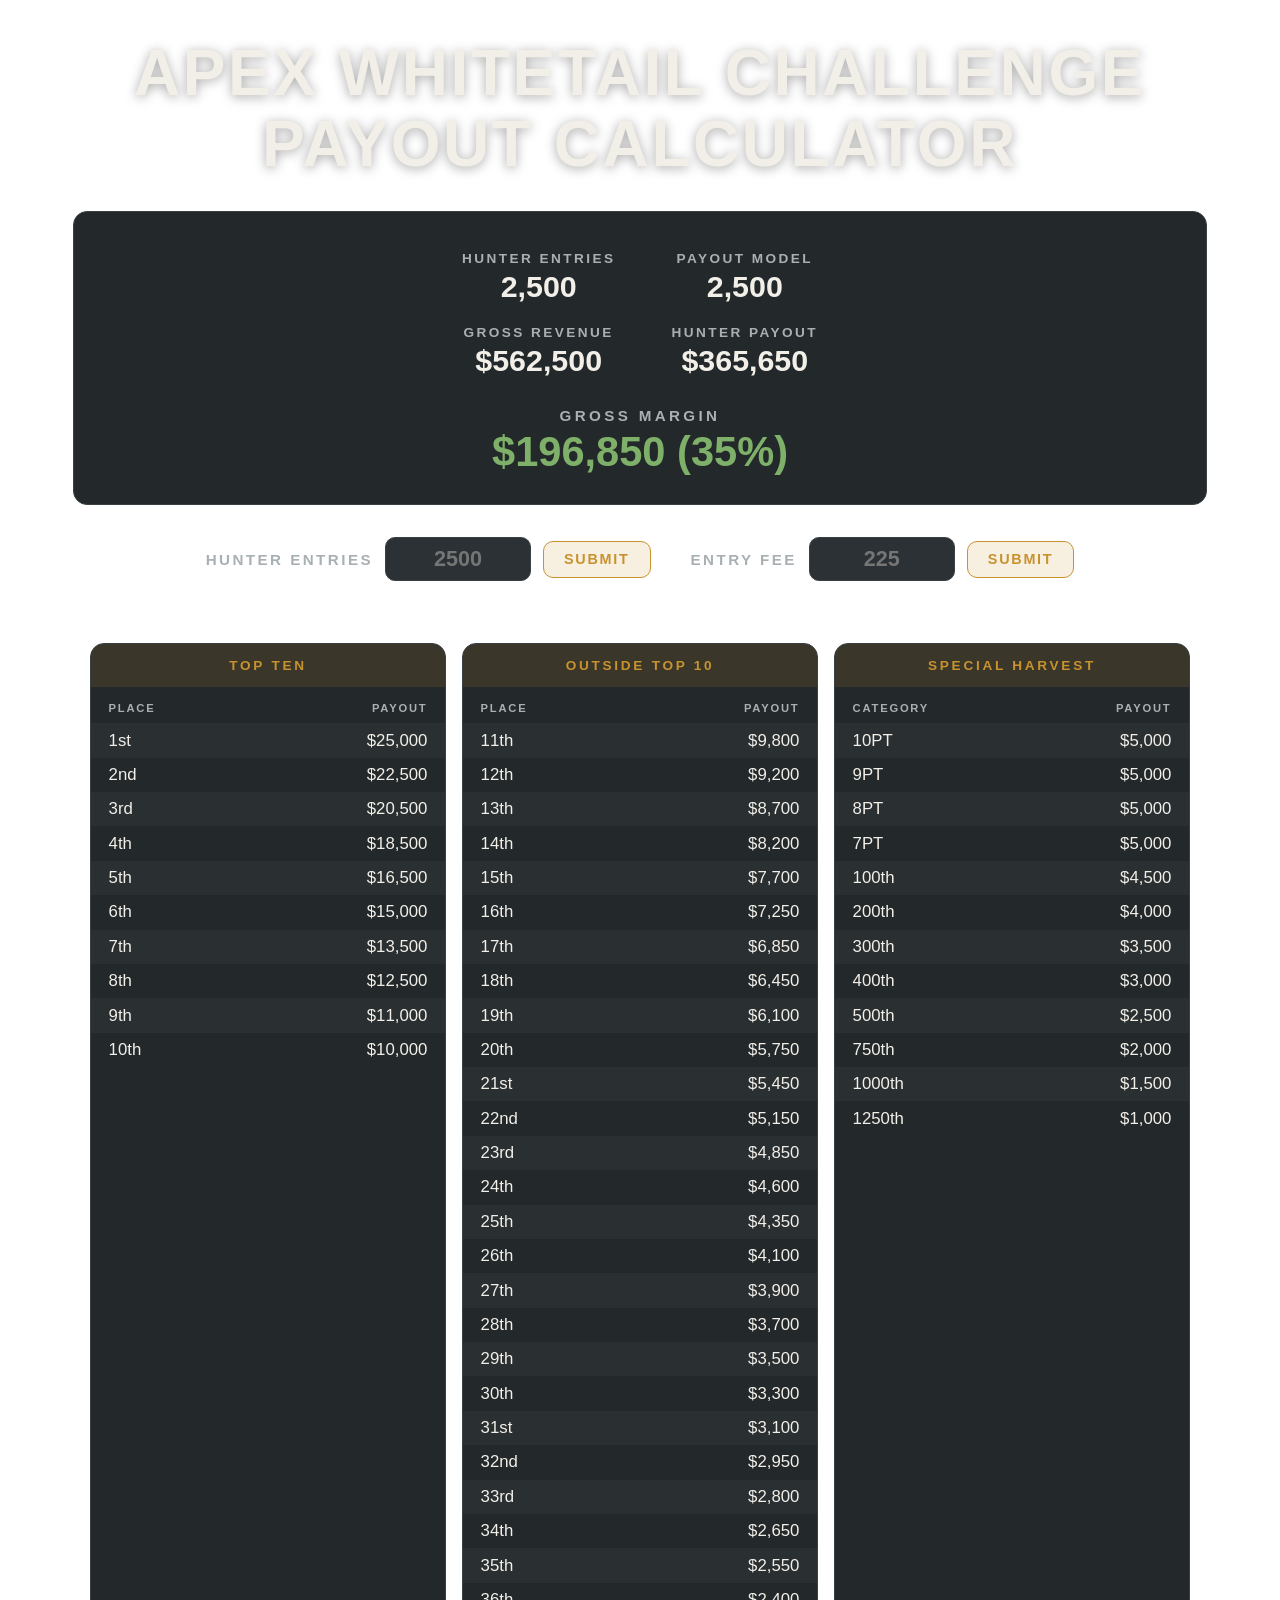
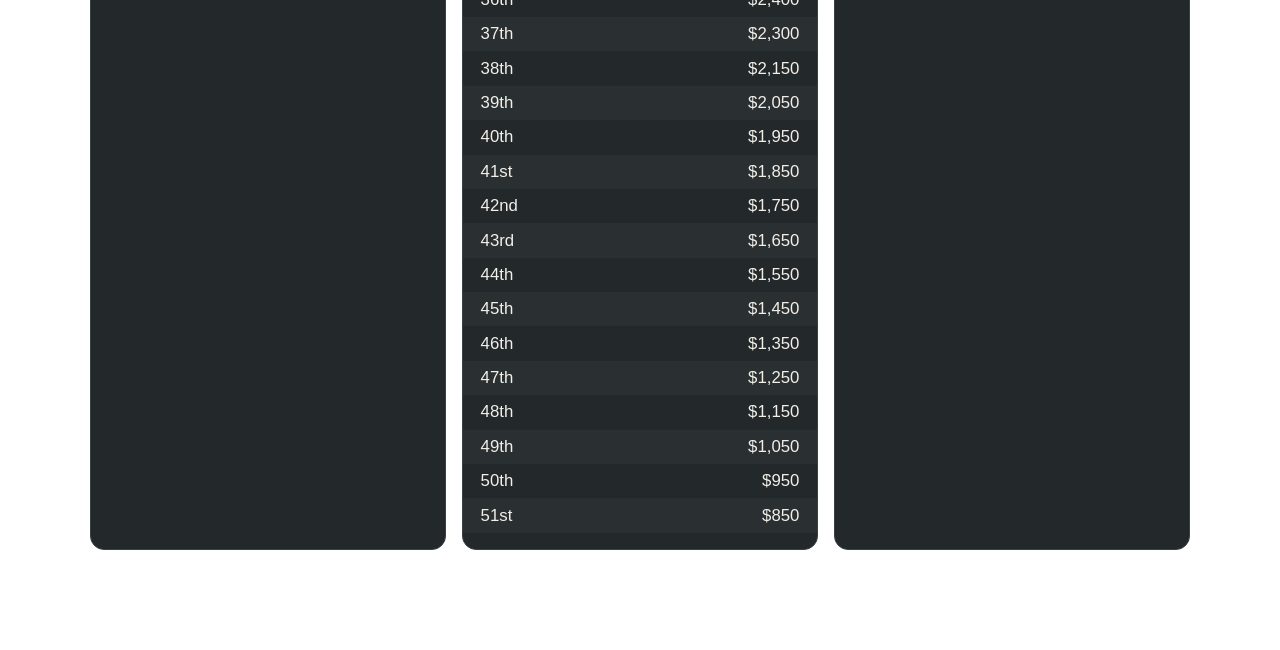
<file: index.html>
<!DOCTYPE html>
<html lang="en">
<head>
    <meta charset="UTF-8">
    <meta name="viewport" content="width=device-width, initial-scale=1.0">
    <title>Apex Whitetail Payout Calculator</title>
    <link rel="stylesheet" href="turkeyCalcV2.css">
</head>
<body>
    <h1>APEX Whitetail Challenge<br>
    Payout Calculator</h1>

    <div class="payout-info-container">
        <div class="payout-info">
            <table id="payout-nums">
                <thead>
                    <tr>
                        <th>Hunter Entries</th>
                        <th>Payout Model</th>
                    </tr>
                    <tr>
                        <td>2,500</td>
                        <td>2,500</td>
                    </tr>
                    <tr>
                        <th>Gross Revenue</th>
                        <th>Hunter Payout</th>
                    </tr>
                    <tr>
                        <td>$562,500</td>
                        <td>$365,650</td>
                    </tr>
                </thead>
            </table>

            <h3>Gross Margin</h3>
            <h4 id="gross-margin">$196,850 (35%)</h4>
        </div>
    </div>

    <div class="controls">
        <form id="hunter-entries" action="submit">
            <label for="hunter-entries-input">HUNTER ENTRIES</label>
            <input type="text" inputmode="numeric" placeholder="2500" id="hunter-entries-input">
            <button>Submit</button>
        </form>

        <form id="entry-fee" action="submit">
            <label for="entry-fee-input">ENTRY FEE</label>
            <input type="text" inputmode="numeric" placeholder="225" id="entry-fee-input">
            <button>Submit</button>
        </form>
    </div>

    <p id="input-error" class="input-error" role="status" aria-live="polite"></p>

    <div class="row-container">
        <div id="row">
            <div class="leaderboard">
                <p class="leaderboard-heading">TOP TEN</p>
                <table class="leaderboard-table" id="top-ten">
                    <thead>
                        <tr>
                            <th>Place</th>
                            <th>Payout</th>
                        </tr>
                    </thead>
                    <!-- Rows are rendered by whitetailCalcV4.js -->
                    <tbody></tbody>
                </table>
            </div>

            <div class="leaderboard">
                <p class="leaderboard-heading">OUTSIDE TOP 10</p>
                <table class="leaderboard-table" id="outside-top-ten">
                    <thead>
                        <tr>
                            <th>Place</th>
                            <th>Payout</th>
                        </tr>
                    </thead>
                    <tbody></tbody>
                </table>
            </div>

            <div class="leaderboard">
                <p class="leaderboard-heading">SPECIAL HARVEST</p>
                <table class="leaderboard-table" id="special-harvest">
                    <thead>
                        <tr>
                            <th>Category</th>
                            <th>Payout</th>
                        </tr>
                    </thead>
                    <tbody></tbody>
                </table>
            </div>
        </div>
    </div>

    <script src="payoutConfig.js"></script>
    <script src="whitetailCalcV4.js"></script>
</body>
</html>
</file>
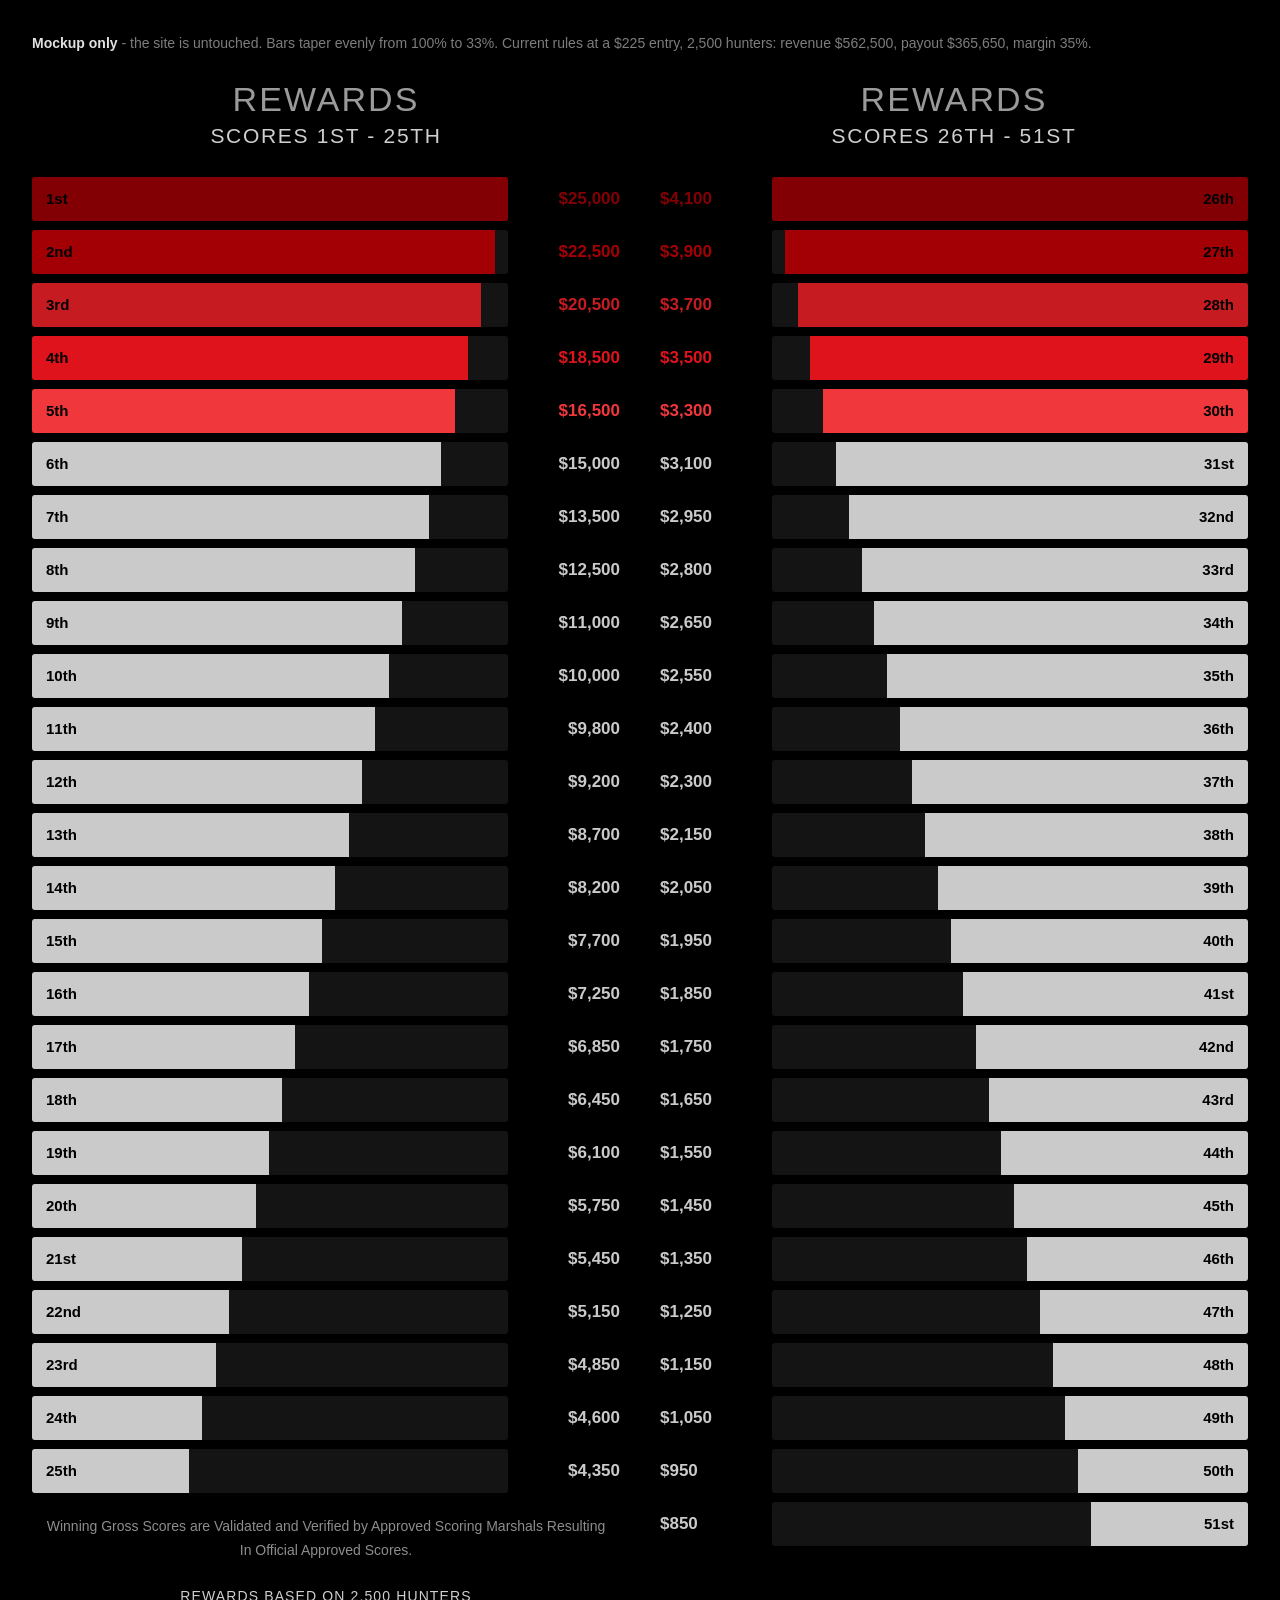
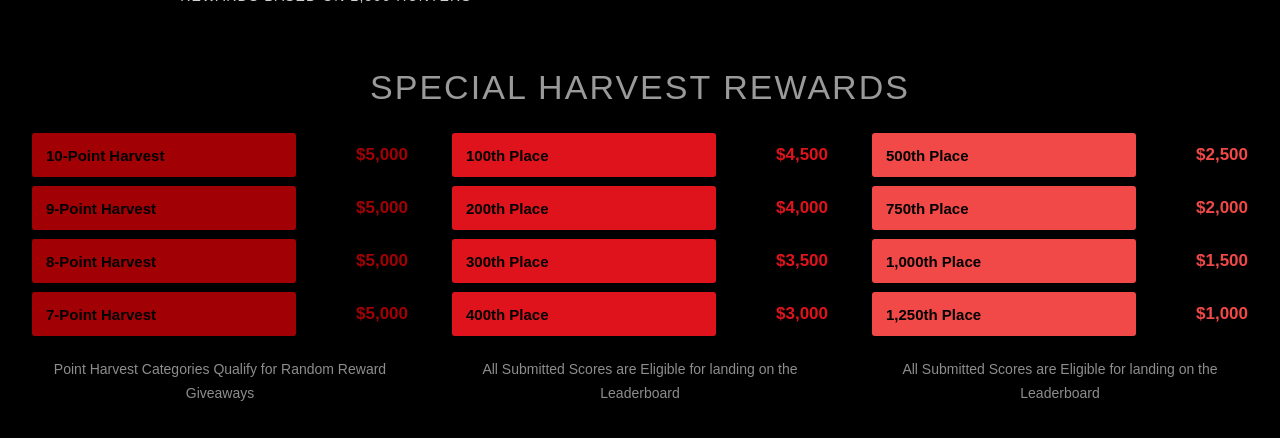
<file: wordpress/rewards-mockup.html>
<!doctype html><meta charset="utf-8"><title>APEX Rewards - mockup</title><style>body{background:#000;color:#fff;font-family:Poppins,Helvetica,Arial,sans-serif;margin:0;padding:32px}
.calc{max-width:1400px;margin:0 auto}.head{display:flex;gap:40px}.head>div{flex:1;text-align:center}
h3{margin:0;font-size:34px;font-weight:400;letter-spacing:.06em;color:#9a9a9a}
h4{margin:.2em 0 1.4em;font-size:21px;font-weight:400;letter-spacing:.08em;color:#cfcfcf}
.cols{display:flex;gap:40px}.col{flex:1}
.row{display:flex;align-items:center;gap:14px;margin-bottom:9px}
.bar{position:relative;flex:1;height:44px;background:#141414;display:flex;align-items:center;border-radius:3px;overflow:hidden}
.fill{position:absolute;left:0;top:0;bottom:0}.row.right .fill{left:auto;right:0}
.place{position:relative;z-index:1;padding:0 14px;font-weight:700;font-size:15px;color:#000}
.row.right .place{margin-left:auto}
.val{width:98px;text-align:right;font-size:17px;font-weight:600}.row.right .val{text-align:left}
.note{color:#8d8d8d;font-size:14px;text-align:center;line-height:1.7;margin:22px 12px 0}
.note.strong{color:#cfcfcf;letter-spacing:.08em}
.special{margin-top:60px}.special>h3{text-align:center}
.sgrid{display:flex;gap:44px;margin-top:26px}.sgroup{flex:1}</style>
<div style="max-width:1400px;margin:0 auto 26px;color:#7d7d7d;font:14px/1.6 Helvetica,Arial">
<b style="color:#e0e0e0">Mockup only</b> - the site is untouched. Bars taper evenly from 100% to 33%.
Current rules at a $225 entry, 2,500 hunters: revenue $562,500, payout $365,650, margin 35%.</div>
<section class="calc">
<div class="head"><div><h3>REWARDS</h3><h4>SCORES 1ST - 25TH</h4></div><div><h3>REWARDS</h3><h4>SCORES 26TH - 51ST</h4></div></div>
<div class="cols"><div class="col"><div class="row left"><div class="bar"><span class="fill" style="width:100.0%;background:rgb(130,0,4)"></span><span class="place">1st</span></div><div class="val" style="color:rgb(130,0,4)">$25,000</div></div><div class="row left"><div class="bar"><span class="fill" style="width:97.2%;background:rgb(162,0,5)"></span><span class="place">2nd</span></div><div class="val" style="color:rgb(162,0,5)">$22,500</div></div><div class="row left"><div class="bar"><span class="fill" style="width:94.4%;background:rgb(198,28,33)"></span><span class="place">3rd</span></div><div class="val" style="color:rgb(198,28,33)">$20,500</div></div><div class="row left"><div class="bar"><span class="fill" style="width:91.6%;background:rgb(223,19,28)"></span><span class="place">4th</span></div><div class="val" style="color:rgb(223,19,28)">$18,500</div></div><div class="row left"><div class="bar"><span class="fill" style="width:88.8%;background:rgb(239,55,60)"></span><span class="place">5th</span></div><div class="val" style="color:rgb(239,55,60)">$16,500</div></div><div class="row left"><div class="bar"><span class="fill" style="width:86.0%;background:rgb(202,202,202)"></span><span class="place">6th</span></div><div class="val" style="color:rgb(202,202,202)">$15,000</div></div><div class="row left"><div class="bar"><span class="fill" style="width:83.3%;background:rgb(202,202,202)"></span><span class="place">7th</span></div><div class="val" style="color:rgb(202,202,202)">$13,500</div></div><div class="row left"><div class="bar"><span class="fill" style="width:80.5%;background:rgb(202,202,202)"></span><span class="place">8th</span></div><div class="val" style="color:rgb(202,202,202)">$12,500</div></div><div class="row left"><div class="bar"><span class="fill" style="width:77.7%;background:rgb(202,202,202)"></span><span class="place">9th</span></div><div class="val" style="color:rgb(202,202,202)">$11,000</div></div><div class="row left"><div class="bar"><span class="fill" style="width:74.9%;background:rgb(202,202,202)"></span><span class="place">10th</span></div><div class="val" style="color:rgb(202,202,202)">$10,000</div></div><div class="row left"><div class="bar"><span class="fill" style="width:72.1%;background:rgb(202,202,202)"></span><span class="place">11th</span></div><div class="val" style="color:rgb(202,202,202)">$9,800</div></div><div class="row left"><div class="bar"><span class="fill" style="width:69.3%;background:rgb(202,202,202)"></span><span class="place">12th</span></div><div class="val" style="color:rgb(202,202,202)">$9,200</div></div><div class="row left"><div class="bar"><span class="fill" style="width:66.5%;background:rgb(202,202,202)"></span><span class="place">13th</span></div><div class="val" style="color:rgb(202,202,202)">$8,700</div></div><div class="row left"><div class="bar"><span class="fill" style="width:63.7%;background:rgb(202,202,202)"></span><span class="place">14th</span></div><div class="val" style="color:rgb(202,202,202)">$8,200</div></div><div class="row left"><div class="bar"><span class="fill" style="width:60.9%;background:rgb(202,202,202)"></span><span class="place">15th</span></div><div class="val" style="color:rgb(202,202,202)">$7,700</div></div><div class="row left"><div class="bar"><span class="fill" style="width:58.1%;background:rgb(202,202,202)"></span><span class="place">16th</span></div><div class="val" style="color:rgb(202,202,202)">$7,250</div></div><div class="row left"><div class="bar"><span class="fill" style="width:55.3%;background:rgb(202,202,202)"></span><span class="place">17th</span></div><div class="val" style="color:rgb(202,202,202)">$6,850</div></div><div class="row left"><div class="bar"><span class="fill" style="width:52.5%;background:rgb(202,202,202)"></span><span class="place">18th</span></div><div class="val" style="color:rgb(202,202,202)">$6,450</div></div><div class="row left"><div class="bar"><span class="fill" style="width:49.8%;background:rgb(202,202,202)"></span><span class="place">19th</span></div><div class="val" style="color:rgb(202,202,202)">$6,100</div></div><div class="row left"><div class="bar"><span class="fill" style="width:47.0%;background:rgb(202,202,202)"></span><span class="place">20th</span></div><div class="val" style="color:rgb(202,202,202)">$5,750</div></div><div class="row left"><div class="bar"><span class="fill" style="width:44.2%;background:rgb(202,202,202)"></span><span class="place">21st</span></div><div class="val" style="color:rgb(202,202,202)">$5,450</div></div><div class="row left"><div class="bar"><span class="fill" style="width:41.4%;background:rgb(202,202,202)"></span><span class="place">22nd</span></div><div class="val" style="color:rgb(202,202,202)">$5,150</div></div><div class="row left"><div class="bar"><span class="fill" style="width:38.6%;background:rgb(202,202,202)"></span><span class="place">23rd</span></div><div class="val" style="color:rgb(202,202,202)">$4,850</div></div><div class="row left"><div class="bar"><span class="fill" style="width:35.8%;background:rgb(202,202,202)"></span><span class="place">24th</span></div><div class="val" style="color:rgb(202,202,202)">$4,600</div></div><div class="row left"><div class="bar"><span class="fill" style="width:33.0%;background:rgb(202,202,202)"></span><span class="place">25th</span></div><div class="val" style="color:rgb(202,202,202)">$4,350</div></div>
<p class="note">Winning Gross Scores are Validated and Verified by Approved Scoring Marshals Resulting In Official Approved Scores.</p>
<p class="note strong">REWARDS BASED ON 2,500 HUNTERS</p></div>
<div class="col"><div class="row right"><div class="val" style="color:rgb(130,0,4)">$4,100</div><div class="bar"><span class="fill" style="width:100.0%;background:rgb(130,0,4)"></span><span class="place">26th</span></div></div><div class="row right"><div class="val" style="color:rgb(162,0,5)">$3,900</div><div class="bar"><span class="fill" style="width:97.3%;background:rgb(162,0,5)"></span><span class="place">27th</span></div></div><div class="row right"><div class="val" style="color:rgb(198,28,33)">$3,700</div><div class="bar"><span class="fill" style="width:94.6%;background:rgb(198,28,33)"></span><span class="place">28th</span></div></div><div class="row right"><div class="val" style="color:rgb(223,19,28)">$3,500</div><div class="bar"><span class="fill" style="width:92.0%;background:rgb(223,19,28)"></span><span class="place">29th</span></div></div><div class="row right"><div class="val" style="color:rgb(239,55,60)">$3,300</div><div class="bar"><span class="fill" style="width:89.3%;background:rgb(239,55,60)"></span><span class="place">30th</span></div></div><div class="row right"><div class="val" style="color:rgb(202,202,202)">$3,100</div><div class="bar"><span class="fill" style="width:86.6%;background:rgb(202,202,202)"></span><span class="place">31st</span></div></div><div class="row right"><div class="val" style="color:rgb(202,202,202)">$2,950</div><div class="bar"><span class="fill" style="width:83.9%;background:rgb(202,202,202)"></span><span class="place">32nd</span></div></div><div class="row right"><div class="val" style="color:rgb(202,202,202)">$2,800</div><div class="bar"><span class="fill" style="width:81.2%;background:rgb(202,202,202)"></span><span class="place">33rd</span></div></div><div class="row right"><div class="val" style="color:rgb(202,202,202)">$2,650</div><div class="bar"><span class="fill" style="width:78.6%;background:rgb(202,202,202)"></span><span class="place">34th</span></div></div><div class="row right"><div class="val" style="color:rgb(202,202,202)">$2,550</div><div class="bar"><span class="fill" style="width:75.9%;background:rgb(202,202,202)"></span><span class="place">35th</span></div></div><div class="row right"><div class="val" style="color:rgb(202,202,202)">$2,400</div><div class="bar"><span class="fill" style="width:73.2%;background:rgb(202,202,202)"></span><span class="place">36th</span></div></div><div class="row right"><div class="val" style="color:rgb(202,202,202)">$2,300</div><div class="bar"><span class="fill" style="width:70.5%;background:rgb(202,202,202)"></span><span class="place">37th</span></div></div><div class="row right"><div class="val" style="color:rgb(202,202,202)">$2,150</div><div class="bar"><span class="fill" style="width:67.8%;background:rgb(202,202,202)"></span><span class="place">38th</span></div></div><div class="row right"><div class="val" style="color:rgb(202,202,202)">$2,050</div><div class="bar"><span class="fill" style="width:65.2%;background:rgb(202,202,202)"></span><span class="place">39th</span></div></div><div class="row right"><div class="val" style="color:rgb(202,202,202)">$1,950</div><div class="bar"><span class="fill" style="width:62.5%;background:rgb(202,202,202)"></span><span class="place">40th</span></div></div><div class="row right"><div class="val" style="color:rgb(202,202,202)">$1,850</div><div class="bar"><span class="fill" style="width:59.8%;background:rgb(202,202,202)"></span><span class="place">41st</span></div></div><div class="row right"><div class="val" style="color:rgb(202,202,202)">$1,750</div><div class="bar"><span class="fill" style="width:57.1%;background:rgb(202,202,202)"></span><span class="place">42nd</span></div></div><div class="row right"><div class="val" style="color:rgb(202,202,202)">$1,650</div><div class="bar"><span class="fill" style="width:54.4%;background:rgb(202,202,202)"></span><span class="place">43rd</span></div></div><div class="row right"><div class="val" style="color:rgb(202,202,202)">$1,550</div><div class="bar"><span class="fill" style="width:51.8%;background:rgb(202,202,202)"></span><span class="place">44th</span></div></div><div class="row right"><div class="val" style="color:rgb(202,202,202)">$1,450</div><div class="bar"><span class="fill" style="width:49.1%;background:rgb(202,202,202)"></span><span class="place">45th</span></div></div><div class="row right"><div class="val" style="color:rgb(202,202,202)">$1,350</div><div class="bar"><span class="fill" style="width:46.4%;background:rgb(202,202,202)"></span><span class="place">46th</span></div></div><div class="row right"><div class="val" style="color:rgb(202,202,202)">$1,250</div><div class="bar"><span class="fill" style="width:43.7%;background:rgb(202,202,202)"></span><span class="place">47th</span></div></div><div class="row right"><div class="val" style="color:rgb(202,202,202)">$1,150</div><div class="bar"><span class="fill" style="width:41.0%;background:rgb(202,202,202)"></span><span class="place">48th</span></div></div><div class="row right"><div class="val" style="color:rgb(202,202,202)">$1,050</div><div class="bar"><span class="fill" style="width:38.4%;background:rgb(202,202,202)"></span><span class="place">49th</span></div></div><div class="row right"><div class="val" style="color:rgb(202,202,202)">$950</div><div class="bar"><span class="fill" style="width:35.7%;background:rgb(202,202,202)"></span><span class="place">50th</span></div></div><div class="row right"><div class="val" style="color:rgb(202,202,202)">$850</div><div class="bar"><span class="fill" style="width:33.0%;background:rgb(202,202,202)"></span><span class="place">51st</span></div></div></div></div>
<div class="special"><h3>SPECIAL HARVEST REWARDS</h3><div class="sgrid"><div class="sgroup"><div class="row left"><div class="bar"><span class="fill" style="width:100%;background:rgb(161,0,4)"></span><span class="place">10-Point Harvest</span></div><div class="val" style="color:rgb(161,0,4)">$5,000</div></div><div class="row left"><div class="bar"><span class="fill" style="width:100%;background:rgb(161,0,4)"></span><span class="place">9-Point Harvest</span></div><div class="val" style="color:rgb(161,0,4)">$5,000</div></div><div class="row left"><div class="bar"><span class="fill" style="width:100%;background:rgb(161,0,4)"></span><span class="place">8-Point Harvest</span></div><div class="val" style="color:rgb(161,0,4)">$5,000</div></div><div class="row left"><div class="bar"><span class="fill" style="width:100%;background:rgb(161,0,4)"></span><span class="place">7-Point Harvest</span></div><div class="val" style="color:rgb(161,0,4)">$5,000</div></div><p class="note">Point Harvest Categories Qualify for Random Reward Giveaways</p></div><div class="sgroup"><div class="row left"><div class="bar"><span class="fill" style="width:100%;background:rgb(223,19,28)"></span><span class="place">100th Place</span></div><div class="val" style="color:rgb(223,19,28)">$4,500</div></div><div class="row left"><div class="bar"><span class="fill" style="width:100%;background:rgb(223,19,28)"></span><span class="place">200th Place</span></div><div class="val" style="color:rgb(223,19,28)">$4,000</div></div><div class="row left"><div class="bar"><span class="fill" style="width:100%;background:rgb(223,19,28)"></span><span class="place">300th Place</span></div><div class="val" style="color:rgb(223,19,28)">$3,500</div></div><div class="row left"><div class="bar"><span class="fill" style="width:100%;background:rgb(223,19,28)"></span><span class="place">400th Place</span></div><div class="val" style="color:rgb(223,19,28)">$3,000</div></div><p class="note">All Submitted Scores are Eligible for landing on the Leaderboard</p></div><div class="sgroup"><div class="row left"><div class="bar"><span class="fill" style="width:100%;background:rgb(241,72,72)"></span><span class="place">500th Place</span></div><div class="val" style="color:rgb(241,72,72)">$2,500</div></div><div class="row left"><div class="bar"><span class="fill" style="width:100%;background:rgb(241,72,72)"></span><span class="place">750th Place</span></div><div class="val" style="color:rgb(241,72,72)">$2,000</div></div><div class="row left"><div class="bar"><span class="fill" style="width:100%;background:rgb(241,72,72)"></span><span class="place">1,000th Place</span></div><div class="val" style="color:rgb(241,72,72)">$1,500</div></div><div class="row left"><div class="bar"><span class="fill" style="width:100%;background:rgb(241,72,72)"></span><span class="place">1,250th Place</span></div><div class="val" style="color:rgb(241,72,72)">$1,000</div></div><p class="note">All Submitted Scores are Eligible for landing on the Leaderboard</p></div></div></div>
</section>
</file>
<file: turkeyCalcV2.css>
/* ---------------------------------------------------------------------------
   APEX Whitetail Challenge - payout calculator

   The page background is left transparent on purpose: this page is embedded in
   another site, so the host page supplies the backdrop. Everything here styles
   the panels, which are dark with light text so they read well on either a
   light or a dark host page.
   --------------------------------------------------------------------------- */

:root {
    --panel: #23282a;
    --panel-edge: #3a4145;
    --panel-alt: #2b3134;
    --ink: #f2efe9;
    --ink-dim: #a9b0b3;
    --accent: #c8922f;
    --accent-soft: rgba(200, 146, 47, 0.14);
    --good: #7fb069;
    --bad: #d9534f;
    --radius: 14px;
}

body {
    margin: 0 0 100px;
    background-color: transparent;
    font-family: "Helvetica Neue", Arial, sans-serif;
    color: var(--ink);
    -webkit-text-size-adjust: 100%;
}

h1 {
    text-align: center;
    font-size: clamp(1.9rem, 6vw, 4rem);
    line-height: 1.1;
    letter-spacing: 0.04em;
    text-transform: uppercase;
    margin: 0.6em 0.4em 0.5em;
    color: var(--ink);
    text-shadow: 0 2px 12px rgba(0, 0, 0, 0.35);
}

/* --- summary panel -------------------------------------------------------- */

.payout-info-container {
    display: flex;
    justify-content: center;
    padding: 0 1rem;
}

.payout-info {
    width: 100%;
    /* Was min-width: 1250px, which shoved this panel off the left edge of any
       narrower screen with no way to scroll it back into view. */
    max-width: 1100px;
    background: var(--panel);
    border: 1px solid var(--panel-edge);
    border-radius: var(--radius);
    padding: 1.5rem 1rem 1.75rem;
    text-align: center;
    overflow-x: auto;
}

#payout-nums {
    margin: 0 auto;
    border-collapse: collapse;
}

#payout-nums th {
    font-size: clamp(0.7rem, 1.6vw, 0.85rem);
    letter-spacing: 0.18em;
    text-transform: uppercase;
    font-weight: 600;
    color: var(--ink-dim);
    padding: 0.9rem 1.75rem 0.2rem;
}

#payout-nums td {
    font-size: clamp(1.1rem, 3.2vw, 1.9rem);
    font-weight: 600;
    padding: 0 1.75rem 0.4rem;
    font-variant-numeric: tabular-nums;
}

.payout-info h3 {
    font-size: clamp(0.75rem, 1.8vw, 0.95rem);
    letter-spacing: 0.22em;
    text-transform: uppercase;
    font-weight: 600;
    color: var(--ink-dim);
    margin: 1.4rem 0 0.3rem;
}

.payout-info h4 {
    font-size: clamp(1.6rem, 5vw, 2.6rem);
    font-weight: 700;
    color: var(--good);
    margin: 0;
    font-variant-numeric: tabular-nums;
}

/* A payout larger than revenue is a loss - never show it in the "profit" green. */
.negative {
    color: var(--bad);
}

/* --- inputs --------------------------------------------------------------- */

.controls {
    display: flex;
    flex-wrap: wrap;
    justify-content: center;
    gap: 0.5rem 2.5rem;
    margin: 2rem 1rem 0;
}

form {
    display: flex;
    align-items: center;
    flex-wrap: wrap;
    justify-content: center;
    gap: 0.75rem;
}

label {
    font-size: clamp(0.75rem, 2vw, 0.95rem);
    letter-spacing: 0.16em;
    text-transform: uppercase;
    font-weight: 600;
    color: var(--ink-dim);
}

input {
    font-size: clamp(1rem, 3vw, 1.35rem);
    font-weight: 600;
    width: 7.5rem;
    padding: 0.5rem 0.75rem;
    border-radius: 10px;
    border: 1px solid var(--panel-edge);
    background: var(--panel-alt);
    color: var(--ink);
    text-align: center;
    font-variant-numeric: tabular-nums;
}

input:focus-visible {
    outline: 2px solid var(--accent);
    outline-offset: 2px;
}

/* These used to be hidden on every screen wider than 500px, leaving desktop
   users no way to recalculate except guessing that Enter worked. */
button {
    font-size: clamp(0.75rem, 2vw, 0.9rem);
    letter-spacing: 0.12em;
    text-transform: uppercase;
    font-weight: 700;
    padding: 0.6rem 1.25rem;
    border-radius: 10px;
    border: 1px solid var(--accent);
    background: var(--accent-soft);
    color: var(--accent);
    cursor: pointer;
}

button:hover {
    background: var(--accent);
    color: #1b1f21;
}

.input-error {
    text-align: center;
    font-size: 0.95rem;
    color: var(--bad);
    margin: 1rem 1rem 0;
    min-height: 1.4em;
}

/* --- prize boards --------------------------------------------------------- */

.row-container {
    display: flex;
    justify-content: center;
    padding: 0 1rem;
}

#row {
    width: 100%;
    max-width: 1100px;
    display: flex;
    /* Wrap rather than overflow: three fixed-width cards do not fit a phone or
       a narrow embed column. */
    flex-wrap: wrap;
    gap: 1rem;
    justify-content: center;
    margin: 1.5rem auto 0;
}

.leaderboard {
    flex: 1 1 300px;
    min-width: 0;
    max-width: 420px;
    background: var(--panel);
    border: 1px solid var(--panel-edge);
    border-radius: var(--radius);
    padding: 0 0 1rem;
    overflow: hidden;
}

.leaderboard-heading {
    text-align: center;
    font-size: 0.85rem;
    letter-spacing: 0.2em;
    text-transform: uppercase;
    font-weight: 700;
    color: var(--accent);
    background: var(--accent-soft);
    margin: 0 0 0.5rem;
    padding: 0.9rem 0.5rem;
}

.leaderboard-table {
    width: 100%;
    border-collapse: collapse;
}

.leaderboard-table th {
    font-size: 0.7rem;
    letter-spacing: 0.16em;
    text-transform: uppercase;
    font-weight: 600;
    color: var(--ink-dim);
    padding: 0.4rem 1.1rem 0.6rem;
}

.leaderboard-table th:first-child,
.leaderboard-table td:first-child {
    text-align: left;
}

.leaderboard-table th:last-child,
.leaderboard-table td:last-child {
    text-align: right;
}

.leaderboard-table td {
    font-size: clamp(0.95rem, 2.4vw, 1.05rem);
    padding: 0.45rem 1.1rem;
    font-variant-numeric: tabular-nums;
}

.leaderboard-table tbody tr:nth-child(odd) {
    background: rgba(255, 255, 255, 0.03);
}

.empty-note {
    text-align: center !important;
    color: var(--ink-dim);
    font-style: italic;
    padding: 1.25rem 1rem !important;
}
</file>
